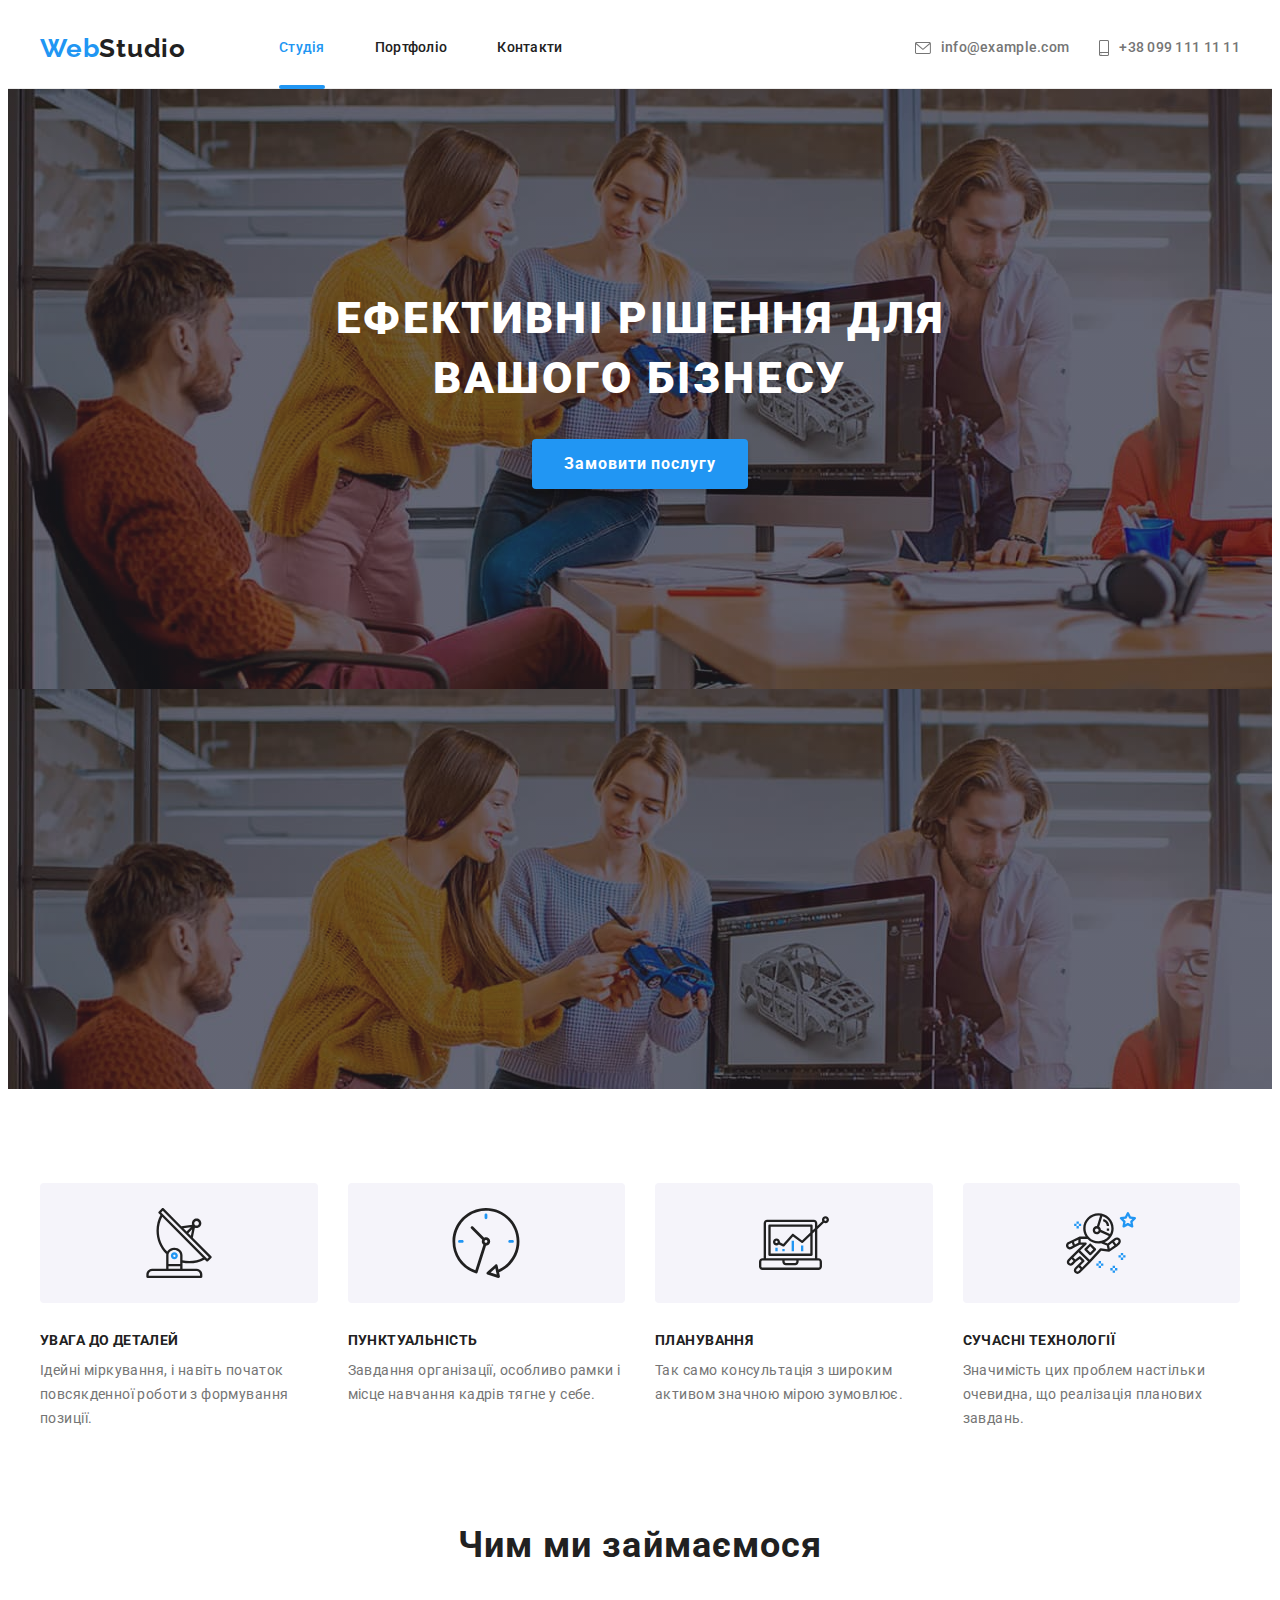
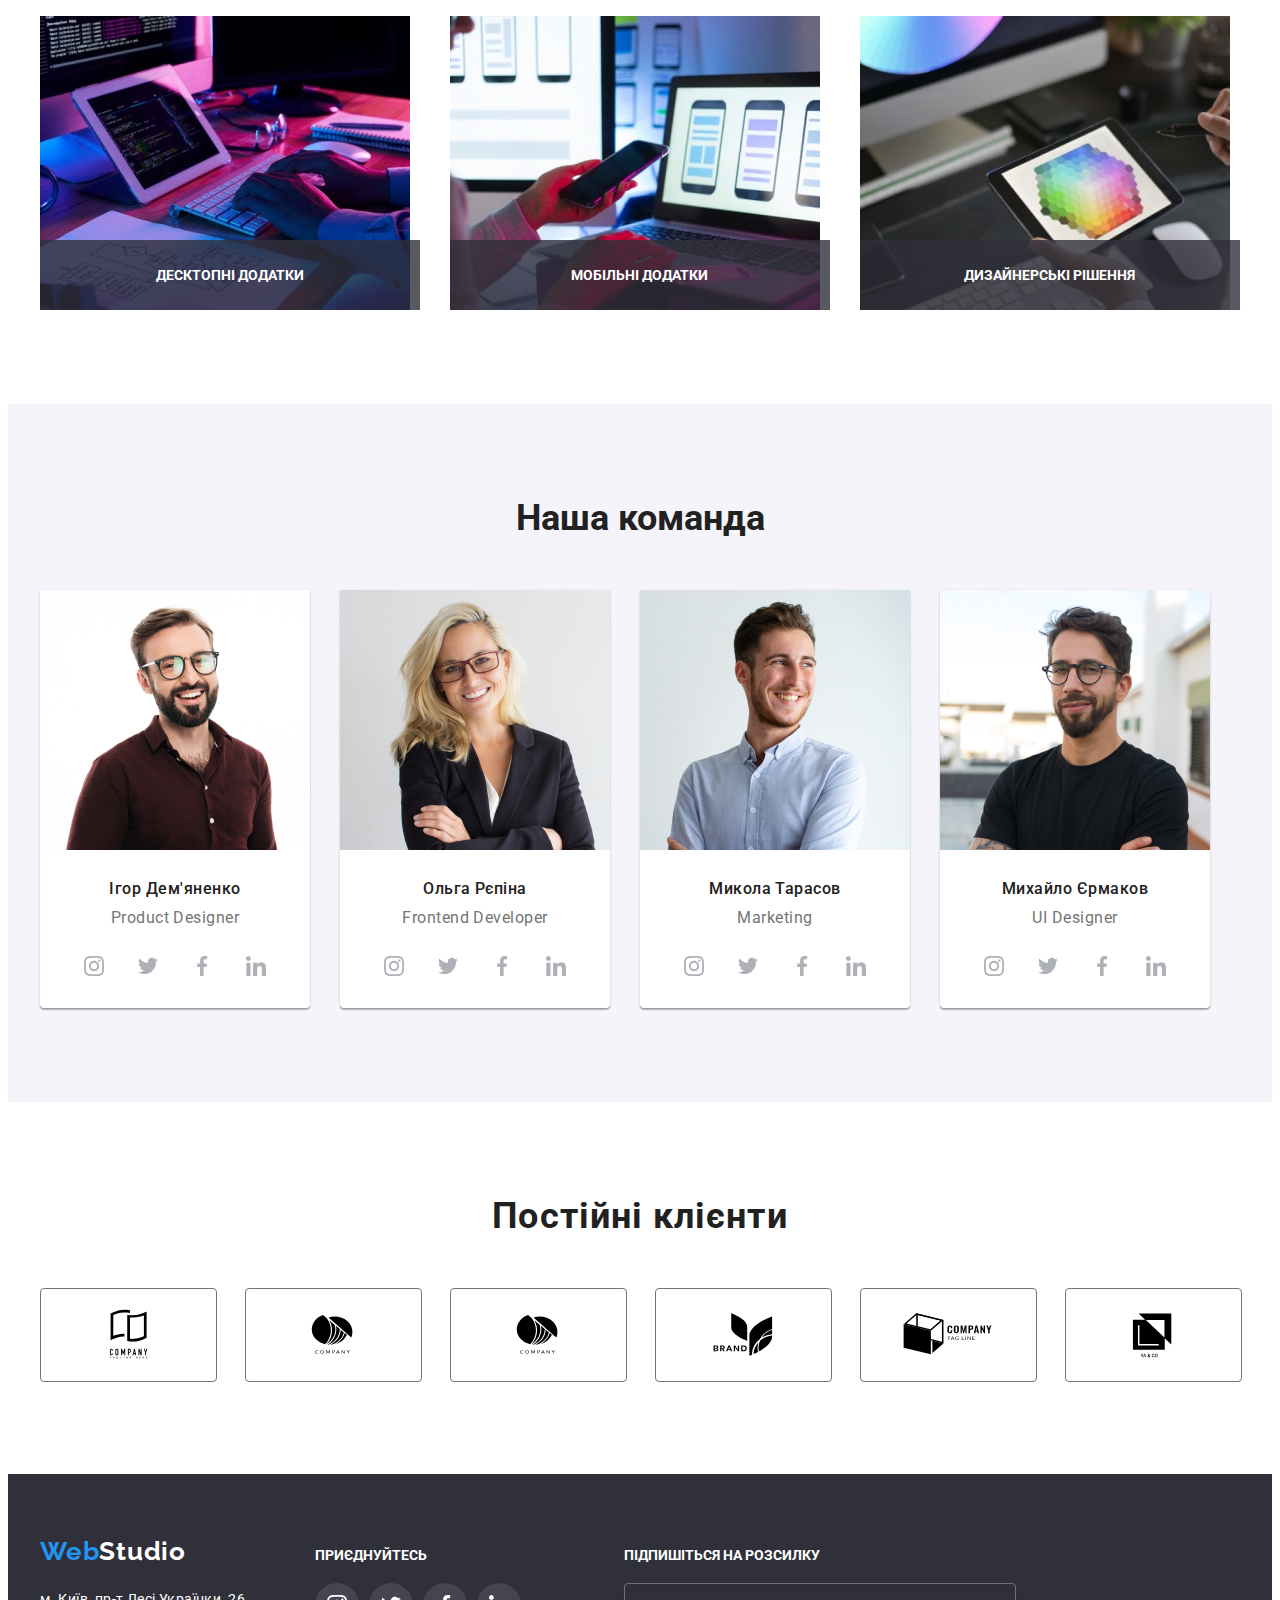
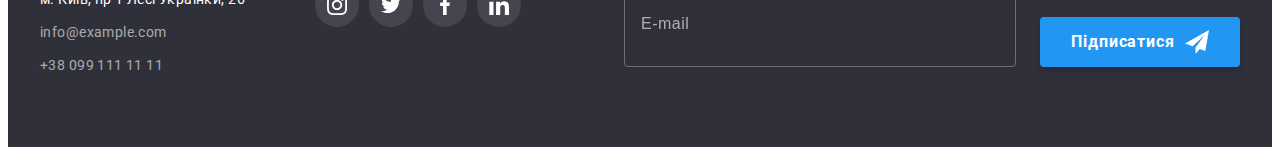
<file: index.html>
<!DOCTYPE html>
<html lang="en">
<head>
    <meta charset="UTF-8">
    <meta http-equiv="X-UA-Compatible" content="IE=edge">
    <meta name="viewport" content="width=device-width, initial-scale=1.0">
    <title>WebStudio</title>
    <link rel="preconnect" href="https://fonts.googleapis.com"/>
<link rel="preconnect" href="https://fonts.gstatic.com" crossorigin/>
<link href="https://fonts.googleapis.com/css2?family=Raleway:wght@700&family=Roboto:wght@400;500;700;900&display=swap" rel="stylesheet">
<link
rel="stylesheet"
href="https://cdnjs.cloudflare.com/ajax/libs/modern-normalize/1.1.0/modern-normalize.min.css"
integrity="sha512-wpPYUAdjBVSE4KJnH1VR1HeZfpl1ub8YT/NKx4PuQ5NmX2tKuGu6U/JRp5y+Y8XG2tV+wKQpNHVUX03MfMFn9Q=="
crossorigin="anonymous"
referrerpolicy="no-referrer"
/>

<link
rel="stylesheet"
href="https://cdnjs.cloudflare.com/ajax/libs/animate.css/4.1.1/animate.min.css"
/>
<link href="https://unpkg.com/aos@2.3.1/dist/aos.css" rel="stylesheet">
<link rel="stylesheet" href="./css/index.css" />
</head>
<body>
   

        <!--======================HEADER======================================-->
 
       <header class="header">
         
        
<div class="container header__container">

    <a class="logo" href="index.html">Web
        <span class="logo__header-text logo__header-text--color-accent">Studio</span></a> 
     <nav class="menu"> 
              
          
            
            
            <ul class="menu__list">
            <li class="menu__item">
                <a href="index.html" class= "menu__link menu__link--current">Студія</a>
            </li>
            <li class="menu__item">
                <a href="portfolio.html" class="menu__link">Портфоліо</a>
            </li>
            <li class="menu__item">
                <a href="index.html" class="menu__link">Контакти</a>
            </li>
         

    </ul>
    </nav>
       <ul class="contact-list">
            <li class="contact-list__item">
                <a class="contact-list__link" href="mailto:info@example.com" >
                    <svg class="contact-list__icon" width="16" height="12">
                        <use href="./images/icons.svg#icon-envelope-1">

                        </use></svg>info@example.com</a></li>
            
            <li class="contact-list__item">
                <a class="contact-list__link" href="tel:+380991111111" >
                    <svg class="contact-list__icon" width="10" height="16">
                        <use href="./images/icons.svg#icon-smartphone-1">

                        </use></svg>+38 099 111 11 11</a></li>
        </ul>
    
    
</div>
    
    


</header>
  

<main>

    <!--===========================HERO=======================================-->
    
    
            <section class="hero">
                
                
                    <h1 class="hero__title">
                        Ефективні рішення для  вашого бізнесу
                    </h1>
                    <button class="hero__button  btn"  data-modal-open type="button"  >Замовити послугу</button>
                
                </section>
           
        
        
     
        
        <!--======================FEATURES=====================================-->
        
            <section class="features  features--indent">
             <div class="container"> 
                <h2 class="section-title section-title--hidden">Преимущества</h2>  
                <ul class="features-list">
                
            <li class="feature-list__item">
                <div class="features-list__container">
                    <svg class="features-list__icon">
                        <use href="./images/icons.svg#icon-antenna">

                        </use>
                    </svg>
                </div>
                    <h3 class="feature-list__title ">
                    увага до деталей</h3>
                
                  
                    
                <p class="feature-list__text">
                    Ідейні міркування, і навіть початок 
                    повсякденної роботи з формування позиції.
                
                </p>
                
            </li>
            
                <li class="feature-list__item">
                    <div class="features-list__container">
                        <svg class="features-list__icon">
                            <use href="./images/icons.svg#icon-clock">
    
                            </use>
                        </svg>
                    </div>
            <h3 class="feature-list__title ">
                    пунктуальність</h3>
                
                <p class="feature-list__text">
                    Завдання організації, особливо рамки і
                     місце навчання кадрів тягне у себе.
                </p></li>
    
                
                <li class="feature-list__item">
                    <div class="features-list__container">
                        <svg class="features-list__icon">
                            <use href="./images/icons.svg#icon-diagram">
    
                            </use>
                        </svg>
                    </div>
                <h3 class="feature-list__title ">
                    планування
                </h3>
                
                    <p class="feature-list__text">
                    Так само консультація з широким
                     активом значною мірою зумовлює.
                    </p> 
                </li>
    
                <li class="feature-list__item">
                    <div class="features-list__container">
                        <svg class="features-list__icon" >
                            <use href="./images/icons.svg#icon-astronaut">
    
                            </use>
                        </svg>
                    </div>
                <h3 class="feature-list__title ">
                    Сучасні технології
                </h3>
    
                 <p class="feature-list__text">
    
                        Значимість цих проблем настільки очевидна,
                         що реалізація планових завдань.
                    </p>
    
    
    
                </li>
    
                   
    
                
    
                </ul>
    </div>
            </section>
        

       
       <!--============================WORKS================================================-->
       
       
        
            <section class="section-works">
              <div class="container">  
                  <h2 class="section-works__title">
                    Чим ми займаємося
                  </h2> 
                <ul class="works-examples">
                    <li class="works-examples__item">
                        
                        <img src="./images/img-1.jpg" alt="написання програм" width="370" height="294"/>
                        <p class="works-examples__text">Десктопні додатки</p>
                    </li> 
                    <li class="works-examples__item">
                        <p class="works-examples__text">Мобільні додатки</p>
                        <img src="./images/img-2.jpg" alt="написання застосунків" width="370" height="294"/>
                    </li> 
                    
                    <li class="works-examples__item">
                        <p class="works-examples__text">Дизайнерські рішення</p>
                        <img src="./images/img-3.jpg" alt="Дизайнерські рішення" width="370" height="294"/>
                    </li>
                </ul>
            </div>
            </section>
        



        <!--==================================TEAM=====================================================-->
       
            <section class="cards-section">
              <div class="container">  
                <h2 class="cards-section__title">
                    Наша команда
                </h2>
    
                <ul class="team-list">
                    <li class="team-list__item">
                        <img src="./images/team-img-1.jpg" alt="igor" />
                        <div class="team-list__container">
                        <h3 class="team-list__name">Ігор Дем'яненко</h3>
                        <p class="team-list__position">
                            Product Designer
                        </p>
                        <ul class="social-list">
                            <li class="social-list__item">
                                <a class="social-list__link" href="">
                                    <svg class="social-list__icon" width="20" height="20">
                                    <use href="./images/icons.svg#icon-instagram">

                                    </use>
                                </a></svg></li>
                            <li class="social-list__item">
                                <a class="social-list__link" href="">
                                    <svg class="social-list__icon" width="20" height="20">
                                    <use href="./images/icons.svg#icon-twitter">

                                    </use>
                                </a></svg></li>
                            <li class="social-list__item">
                                <a class="social-list__link" href="">
                                    <svg class="social-list__icon" width="20" height="20">
                                    <use href="./images/icons.svg#icon-facebook">

                                    </use>
                                </a></svg></li>
                            <li class="social-list__item">
                                <a class="social-list__link" href="">
                                    <svg class="social-list__icon" width="20" height="20">
                                        <use href="./images/icons.svg#icon-linkedin">  

                                        </use></svg>
                                </a></li>
    
                        </ul></div>
    
    
                    </li> 
                    <li class="team-list__item">
                        <img src="./images/team-img-2.jpg" alt="olga"/>
                        <div class="team-list__container">
                        <h3 class="team-list__name">Ольга Рєпіна</h3>
                        <p class="team-list__position">
                            Frontend Developer
                        </p>
                        <ul class="social-list">
                            <li class="social-list__item">
                                <a class="social-list__link" href="">
                                    <svg class="social-list__icon" width="20" height="20">
                                    <use href="./images/icons.svg#icon-instagram">

                                    </use>
                                </a></svg></li>
                            <li class="social-list__item">
                                <a class="social-list__link" href="">
                                    <svg class="social-list__icon" width="20" height="20">
                                    <use href="./images/icons.svg#icon-twitter">

                                    </use>
                                </a></svg></li>
                            <li class="social-list__item">
                                <a class="social-list__link" href="">
                                    <svg class="social-list__icon" width="20" height="20">
                                    <use href="./images/icons.svg#icon-facebook">

                                    </use>
                                </a></svg></li>
                            <li class="social-list__item">
                                <a class="social-list__link" href="">
                                    <svg class="social-list__icon" width="20" height="20">
                                        <use href="./images/icons.svg#icon-linkedin">  

                                        </use></svg>
                                </a></li>
                        </ul></div>
                    </li>
                    <li class="team-list__item">
                        <img src="./images/team-img-3.jpg" alt="nikolay"/>
                        <div class="team-list__container">
                        <h3 class="team-list__name">Микола Тарасов</h3>
                        <p class="team-list__position">
                            Marketing
                        </p>
                    <ul class="social-list">
                        <li class="social-list__item">
                            <a class="social-list__link" href="">
                                <svg class="social-list__icon" width="20" height="20">
                                <use href="./images/icons.svg#icon-instagram">

                                </use>
                            </a></svg></li>
                        <li class="social-list__item">
                            <a class="social-list__link" href="">
                                <svg class="social-list__icon" width="20" height="20">
                                <use href="./images/icons.svg#icon-twitter">

                                </use>
                            </a></svg></li>
                        <li class="social-list__item">
                            <a class="social-list__link" href="">
                                <svg class="social-list__icon" width="20" height="20">
                                <use href="./images/icons.svg#icon-facebook">

                                </use>
                            </a></svg></li>
                        <li class="social-list__item">
                            <a class="social-list__link" href="">
                                <svg class="social-list__icon" width="20" height="20">
                                    <use href="./images/icons.svg#icon-linkedin">  

                                    </use></svg>
                            </a></li>
                    </ul>    
                    </div>
                    </li>
    
                    <li class="team-list__item">
                        <img src="./images/team-img-4.jpg" alt="mihail"/>
                        <div class="team-list__container">
                        <h3 class="team-list__name">Михайло Єрмаков</h3>
                        <p class="team-list__position">
                            UI Designer
                        </p>
                     <ul class="social-list">
                        <li class="social-list__item">
                            <a class="social-list__link" href="">
                                <svg class="social-list__icon" width="20" height="20">
                                <use href="./images/icons.svg#icon-instagram">

                                </use>
                            </a></svg></li>
                        <li class="social-list__item">
                            <a class="social-list__link" href="">
                                <svg class="social-list__icon" width="20" height="20">
                                <use href="./images/icons.svg#icon-twitter">

                                </use>
                            </a></svg></li>
                        <li class="social-list__item">
                            <a class="social-list__link" href="">
                                <svg class="social-list__icon" width="20" height="20">
                                <use href="./images/icons.svg#icon-facebook">

                                </use>
                            </a></svg></li>
                        <li class="social-list__item">
                            <a class="social-list__link" href="">
                                <svg class="social-list__icon" width="20" height="20">
                                    <use href="./images/icons.svg#icon-linkedin">  

                                    </use></svg>
                            </a></li>
                     </ul></div>   
                    </li>
                </ul>
    </div>
    
            </section>

        <!--==================================================CLIENTS==================================================-->

            <section class="client-section">
                <div class="container">
                    
                    <h2 class="client-section__title">
                        Постійні клієнти
                    </h2>
                    <ul class="client-list">
                        <li class="client-list__item">
                            <a href="" class="client-list__size">
                            <svg class="client-list__icon" width="100" height="60">
                                <use href="./images/icons.svg#icon-logo-1"></use>
                            </svg></a>


                        </li>
                        <li class="client-list__item">
                            <a href="" class="client-list__size">
                                <svg class="client-list__icon" width="100" height="60">
                                    <use href="./images/icons.svg#icon-logo-2"></use>
                                </svg>
                            </a>

                        </li>
                        <li class="client-list__item">
                            <a href="" class="client-list__size">
                                <svg class="client-list__icon" width="100" height="60">
                                    <use href="./images/icons.svg#icon-logo-3"></use>
                                </svg>
                            </a>

                        </li>
                        <li class="client-list__item">
                            <a href="" class="client-list__size">
                                <svg class="client-list__icon" width="100" height="60">
                                    <use href="./images/icons.svg#icon-Logo-4"></use>
                                </svg>
                            </a>

                        </li>
                        <li class="client-list__item">
                            <a href="" class="client-list__size">
                                <svg class="client-list__icon" width="100" height="60">
                                    <use href="./images/icons.svg#icon-Logo-5"></use>
                                </svg>
                            </a>

                        </li>
                        <li class="client-list__item">
                            <a href="" class="client-list__size">
                                <svg class="client-list__icon icon" width="100" height="60">
                                    <use href="./images/icons.svg#icon-Logo-6"></use>
                                </svg>
                            </a>

                        </li>
                        

                    </ul>
                    
                    

                    

                </div>

            </section>
            
        </main>
       


    <!--==================================FOOTER=========================================-->
    
    <footer class="footer">
        
        <div class="container">
            <div class="footer__container">
            <a class="footer__logo" href="index.html">Web<span class="footer__logo--accent">Studio</span></a>
             <address class="footer-address">
                <ul class="footer-address__list">
                
                    <li class="footer-address__item">
                <a href="https://goo.gl/maps/PDugxQ5YmVDt4aWX9" class="footer-address__link--light footer-address__link " target="_blank"
                 rel="noreferrer noopener nofollow">м. Київ, пр-т Лесі Українки, 26</a>
                 </li>
                    <li class="footer-address__item"><a href="mailto:info@example.com" class="footer-address__contact">info@example.com</a></li>
                    <li class="footer-address__item"><a href="tel:+380991111111" class="footer-address__contact">+38 099 111 11 11</a></li>
                </ul>
             </address>
            </div>
             <div class="footer-social__container">
                
                    <p class="footer-social__text">приєднуйтесь</p>
                    <ul class="footer-social-list" >
                    <li class="footer-social-list__item">
                        <a class="footer-social-list__link" href="">
                    <svg class="footer-social-list__icon" width="20" height="20">
                        <use href="./images/icons.svg#icon-instagram"></use>
                    </svg></a>

                    </li>

                    <li class="footer-social-list__item">
                        <a class="footer-social-list__link" href="">
                    <svg class="footer-social-list__icon" width="20" height="20">
                        <use href="./images/icons.svg#icon-twitter"></use>
                    </svg></a>

                    </li>

                    <li class="footer-social-list__item">
                        <a class="footer-social-list__link" href="">
                    <svg class="footer-social-list__icon" width="20" height="20">
                        <use href="./images/icons.svg#icon-facebook"></use>
                    </svg></a>

                    </li>

                    <li class="footer-social-list__item">
                        <a class="footer-social-list__link" href="">
                            <svg class="footer-social-list__icon" width="20" height="20">
                                <use href="./images/icons.svg#icon-linkedin">  

                                </use></svg>
                        </a></li>

                    
                    



                    </ul>
             </div>
         <form class="form-subscrip">
                
                <form class="footer-form">
                    <label class="footer-form__label">
                        <span class="footer-form__title">Підпишіться на розсилку</span>
                    <input type="email" name="email" placeholder="E-mail" class="footer-form__input">
                    </label>
                    <button type="submit" class="footer-form__button btn">
                        Підписатися
                    <svg class="footer-form__icon" width="24" height="24">
                        <use href="./images/icons.svg#icon-icon-send"></use>
                    </svg>
                    </button>
                </form>
    
               </div>
            </form>
        </div> 
         
    </footer>

    <!--=============================================MODAL================================================-->
    <div class="backdrop is-hidden" data-modal>
        <div class="modal">
            <button type="button" class="close-btn btn" data-modal-close>
                <svg class="close-btn__icon" withd="18" height="18">
                    <use href="./images/icons.svg#icon-close-black"></use>
                </svg>
            </button>

            <p class="modal__title">Залиште свої дані, ми вам передзвонимо</p>
            
            <form class="form">
             <label class="form__label" for="name">
                Ім'я
                <span class="form__wrap">
                    <input type="text"
                class="form__input"
                name="name" required/>
                
                
               <svg class="form__icon" width="18" height="18">
                <use href="./images/icons.svg#icon-person-black"></use>

          </svg>
                </span>

            </label>
            <label class="form__label" for="tel">


                Телефон
                <span class="form__wrap">
                    <input type="text"
                class="form__input"
                tel="tel" required/>
                
                
               <svg class="form__icon" width="18" height="18">
                <use href="./images/icons.svg#icon-phone-black"></use>

          </svg>
                </span>
                
            </label>
            <label class="form__label" for="email">
                Пошта
                <span class="form__wrap">
                    <input type="text"
                class="form__input"
                email="email" required/>
                
                
               <svg class="form__icon" width="18" height="18">
                <use href="./images/icons.svg#icon-email-black"></use>

          </svg>
                </span>
                
            
        
            </label>

            
           
              <label class="form__label" for="text">Коментар
                
                   
                    <textarea name="text" id="text" class="form__textarea"  placeholder="Введіть текст"></textarea>
               
              </label>

              <label class="agreements" for="privacy">

                
                <input  class="agreements__check" type="checkbox" name="privacy" value="true"  id="privacy"/>
                
                
                    
                    
                        <svg class="agreements__icon" width="16" height="15">
                            <use href="./images/icons.svg#icon-check-second"></use>
            
                      </svg>
                     
                  <span class="agreements__text">  
                    
                 Погоджуюся з розсилкою та приймаю <a href="/" class="agreements__terms">Умови договору</a>

              
                    </span>
            </label>
            <button type="submit" class="form__button btn">Відправити</button>
            </div>
                
        </form>
           
        
           </div>

          
           
        </div>
                
            
            
        </div>
    </div>


<!-- ===========================================SCRIPT================================================== -->

    <script src="https://unpkg.com/aos@2.3.1/dist/aos.js"></script>
    <script>
        AOS.init();
      </script>
      <script src="./js/modal.js"></script>
        
</body>
</html>
</file>
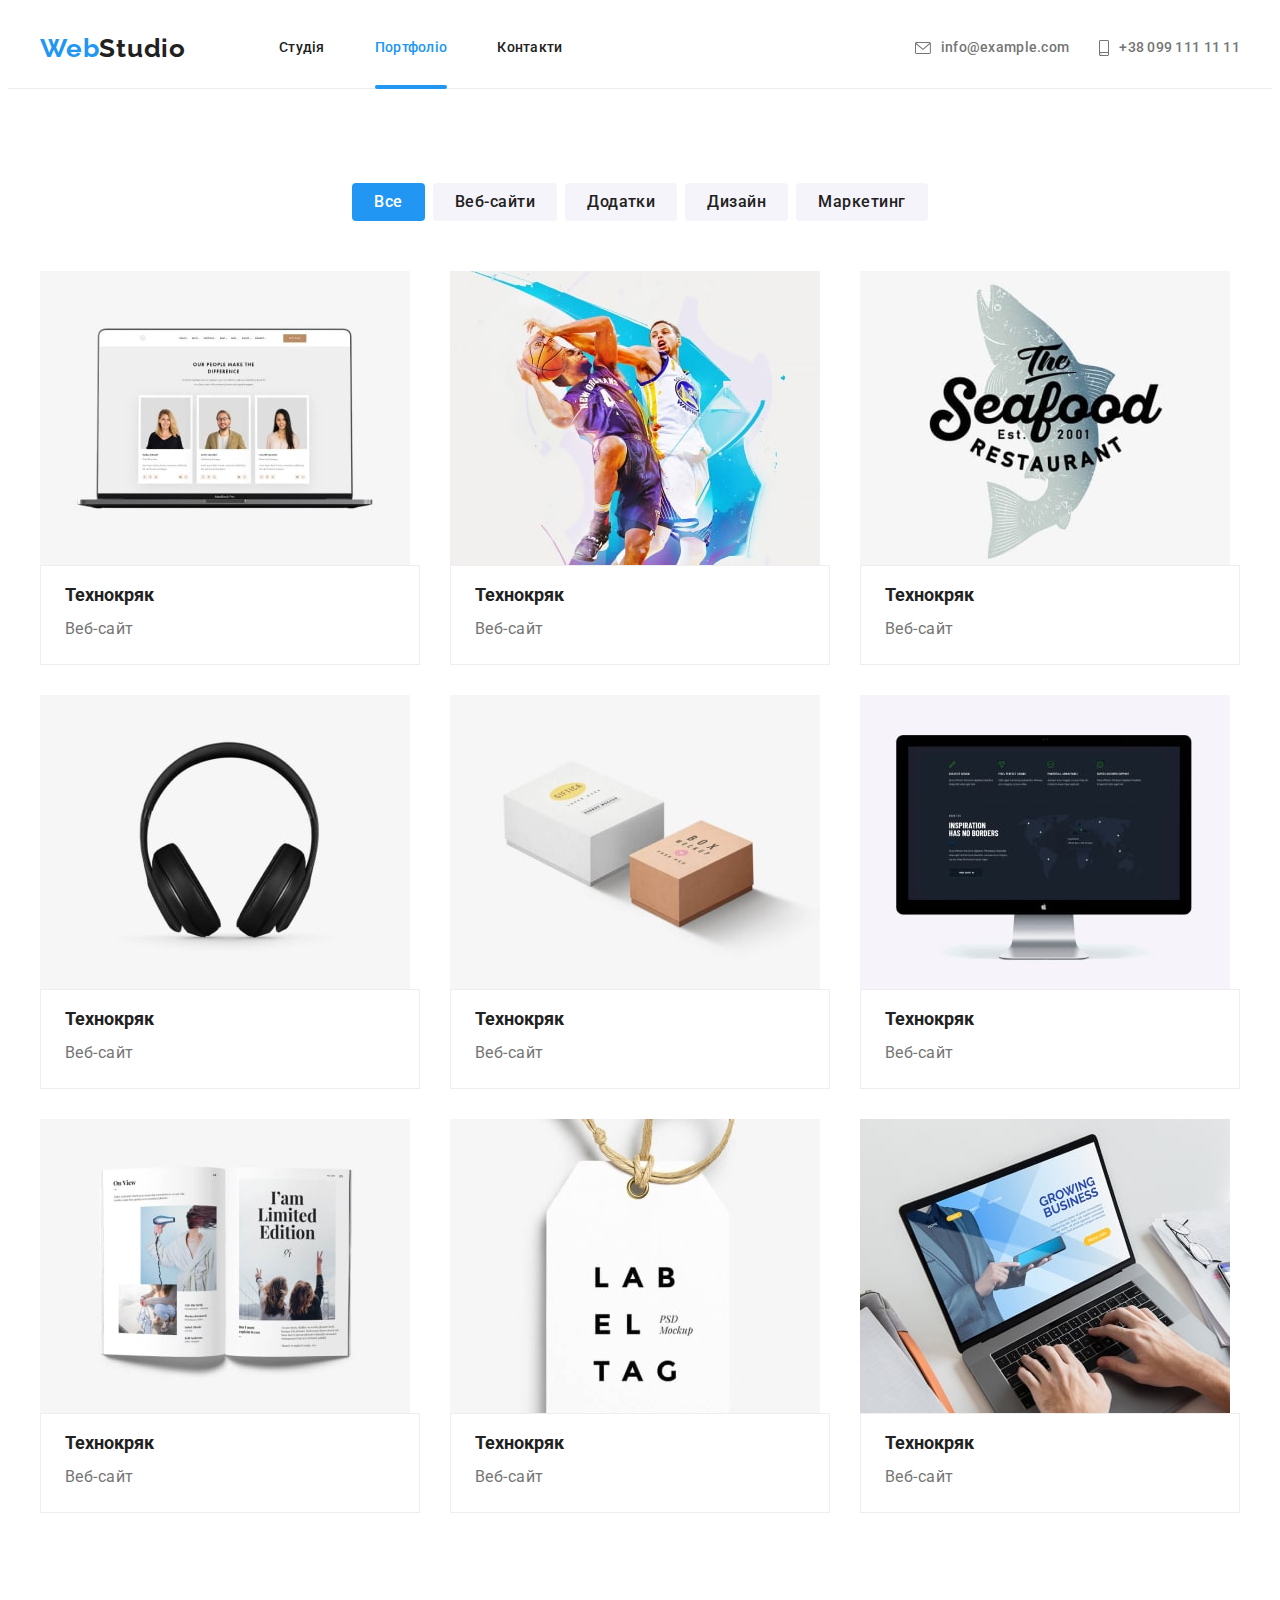
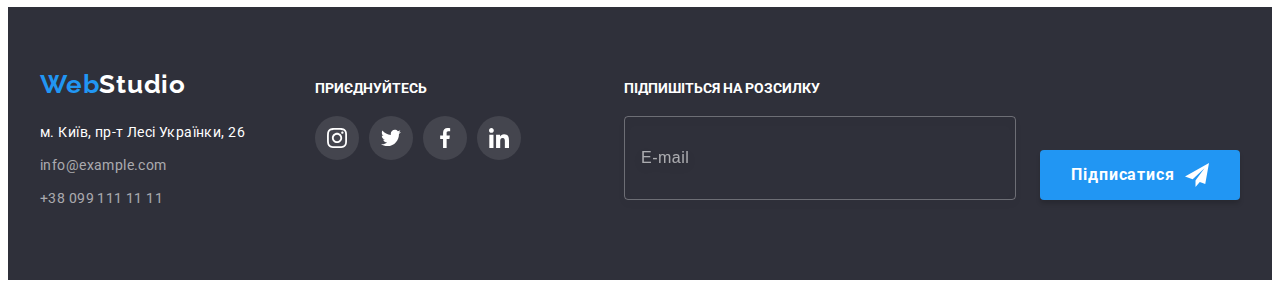
<file: portfolio.html>
<!DOCTYPE html>
<html lang="en">
<head>
    <meta charset="UTF-8">
    <meta http-equiv="X-UA-Compatible" content="IE=edge">
    <meta name="viewport" content="width=device-width, initial-scale=1.0">
    <title>Portfolio</title>
    <link rel="preconnect" href="https://fonts.googleapis.com"/>
    <link rel="preconnect" href="https://fonts.gstatic.com" crossorigin/>
    <link href="https://fonts.googleapis.com/css2?family=Raleway:wght@700&family=Roboto:wght@400;500;700;900&display=swap" rel="stylesheet">
    <link
    rel="stylesheet"
    href="https://cdnjs.cloudflare.com/ajax/libs/modern-normalize/1.1.0/modern-normalize.min.css"
    integrity="sha512-wpPYUAdjBVSE4KJnH1VR1HeZfpl1ub8YT/NKx4PuQ5NmX2tKuGu6U/JRp5y+Y8XG2tV+wKQpNHVUX03MfMFn9Q=="
    crossorigin="anonymous"
    referrerpolicy="no-referrer"
  />
    <link rel="stylesheet" href="./css/index.css" />
</head>
<body>
    <main> 

        <!--======================header======================================-->
        <header class="header">
         
        
<div class="container header__container">

    <a class="logo" href="index.html">Web
        <span class="logo__header-text logo__header-text--color-accent">Studio</span></a> 
     <nav class="menu"> 
              
          
            
            
            <ul class="menu__list">
            <li class="menu__item">
                <a href="index.html" class= "menu__link ">Студія</a>
            </li>
            <li class="menu__item">
                <a href="portfolio.html" class="menu__link menu__link--current">Портфоліо</a>
            </li>
            <li class="menu__item">
                <a href="index.html" class="menu__link">Контакти</a>
            </li>
         

    </ul>
    </nav>
       <ul class="contact-list">
            <li class="contact-list__item">
                <a class="contact-list__link" href="mailto:info@example.com" >
                    <svg class="contact-list__icon" width="16" height="12">
                        <use href="./images/icons.svg#icon-envelope-1">

                        </use></svg>info@example.com</a></li>
            
            <li class="contact-list__item">
                <a class="contact-list__link" href="tel:+380991111111" >
                    <svg class="contact-list__icon" width="10" height="16">
                        <use href="./images/icons.svg#icon-smartphone-1">

                        </use></svg>+38 099 111 11 11</a></li>
        </ul>
    
    
</div>
    
    


</header>
 

<main>
    <section class="portfolio">
        <div class="container">
        
   
            <h1 class="visually-hidden">Портфоліо</h1>
        <ul class="portfolio-button-list">
            <li class="portfolio-button-list__item"><button type="button" class="portfolio-button-list__button--current  portfolio-button-list__button btn">Все</button></li>
            <li class="portfolio-button-list__item"><button type="button" class="portfolio-button-list__button  btn">Веб-сайти</button></li>
            <li class="portfolio-button-list__item"><button type="button" class="portfolio-button-list__button  btn">Додатки</button></li>
            <li class="portfolio-button-list__item"><button type="button" class="portfolio-button-list__button  btn">Дизайн</button></li>
            <li class="portfolio-button-list__item"><button type="button" class="portfolio-button-list__button  btn">Маркетинг</button></li>
        </ul>
    
    

        
            
           
               <ul class="gallery">
                <li class="gallery__item">
                    <a href="#" class="gallery__link" > 
                    <div class="portfolio-wrap">
                    <img class="portfolio-wrap__image" src="./images/portfolio1.jpg" width="370" height="294">
                    <div class="portfolio-text">
                        <p class="portfolio-text__text">Ресурс пропонує комплексні пропозиції з різним рівнем функціоналу та сервісів. 
                            Все це дозволить відвідувачу отримати вичерпні відомості про компанію чи приватну особу.</p>
                        </div>
                        </div>
                        <div class="portfolio-content">
                        <h3 class="portfolio-content__title">Технокряк</h3>
                            <p class="portfolio-content__text">Веб-сайт</p>
                        </div>
                    </a>
                    
                </li>
                <li class="gallery__item">
                    <a href="#" class="gallery__link" > 
                    <div class="portfolio-wrap">
                    <img class="portfolio-wrap__image" src="./images/portfolio2.jpg" width="370" height="294">
                    <div class="portfolio-text">
                        <p class="portfolio-text__text">Ресурс пропонує комплексні пропозиції з різним рівнем функціоналу та сервісів. 
                            Все це дозволить відвідувачу отримати вичерпні відомості про компанію чи приватну особу.</p>
                        </div>
                        </div>
                        <div class="portfolio-content">
                        <h3 class="portfolio-content__title">Технокряк</h3>
                            <p class="portfolio-content__text">Веб-сайт</p>
                        </div>
                    </a>
                    
                </li>
                <li class="gallery__item">
                    <a href="#" class="gallery__link" > 
                    <div class="portfolio-wrap">
                    <img class="portfolio-wrap__image" src="./images/portfolio3.jpg" width="370" height="294">
                    <div class="portfolio-text">
                        <p class="portfolio-text__text">Ресурс пропонує комплексні пропозиції з різним рівнем функціоналу та сервісів. 
                            Все це дозволить відвідувачу отримати вичерпні відомості про компанію чи приватну особу.</p>
                        </div>
                        </div>
                        <div class="portfolio-content">
                        <h3 class="portfolio-content__title">Технокряк</h3>
                            <p class="portfolio-content__text">Веб-сайт</p>
                        </div>
                    </a>
                    
                </li>
                <li class="gallery__item">
                    <a href="#" class="gallery__link" > 
                    <div class="portfolio-wrap">
                    <img class="portfolio-wrap__image" src="./images/portfolio4.jpg" width="370" height="294">
                    <div class="portfolio-text">
                        <p class="portfolio-text__text">Ресурс пропонує комплексні пропозиції з різним рівнем функціоналу та сервісів. 
                            Все це дозволить відвідувачу отримати вичерпні відомості про компанію чи приватну особу.</p>
                        </div>
                        </div>
                        <div class="portfolio-content">
                        <h3 class="portfolio-content__title">Технокряк</h3>
                            <p class="portfolio-content__text">Веб-сайт</p>
                        </div>
                    </a>
                    
                </li>
                <li class="gallery__item">
                    <a href="#" class="gallery__link" > 
                    <div class="portfolio-wrap">
                    <img class="portfolio-wrap__image" src="./images/portfolio5.jpg" width="370" height="294">
                    <div class="portfolio-text">
                        <p class="portfolio-text__text">Ресурс пропонує комплексні пропозиції з різним рівнем функціоналу та сервісів. 
                            Все це дозволить відвідувачу отримати вичерпні відомості про компанію чи приватну особу.</p>
                        </div>
                        </div>
                        <div class="portfolio-content">
                        <h3 class="portfolio-content__title">Технокряк</h3>
                            <p class="portfolio-content__text">Веб-сайт</p>
                        </div>
                    </a>
                    
                </li>
                <li class="gallery__item">
                    <a href="#" class="gallery__link" > 
                    <div class="portfolio-wrap">
                    <img class="portfolio-wrap__image" src="./images/portfolio6.jpg" width="370" height="294">
                    <div class="portfolio-text">
                        <p class="portfolio-text__text">Ресурс пропонує комплексні пропозиції з різним рівнем функціоналу та сервісів. 
                            Все це дозволить відвідувачу отримати вичерпні відомості про компанію чи приватну особу.</p>
                        </div>
                        </div>
                        <div class="portfolio-content">
                        <h3 class="portfolio-content__title">Технокряк</h3>
                            <p class="portfolio-content__text">Веб-сайт</p>
                        </div>
                    </a>
                    
                </li>
                <li class="gallery__item">
                    <a href="#" class="gallery__link" > 
                    <div class="portfolio-wrap">
                    <img class="portfolio-wrap__image" src="./images/portfolio7.jpg" width="370" height="294">
                    <div class="portfolio-text">
                        <p class="portfolio-text__text">Ресурс пропонує комплексні пропозиції з різним рівнем функціоналу та сервісів. 
                            Все це дозволить відвідувачу отримати вичерпні відомості про компанію чи приватну особу.</p>
                        </div>
                        </div>
                        <div class="portfolio-content">
                        <h3 class="portfolio-content__title">Технокряк</h3>
                            <p class="portfolio-content__text">Веб-сайт</p>
                        </div>
                    </a>
                    
                </li>
                <li class="gallery__item">
                    <a href="#" class="gallery__link" > 
                    <div class="portfolio-wrap">
                    <img class="portfolio-wrap__image" src="./images/portfolio8.jpg" width="370" height="294">
                    <div class="portfolio-text">
                        <p class="portfolio-text__text">Ресурс пропонує комплексні пропозиції з різним рівнем функціоналу та сервісів. 
                            Все це дозволить відвідувачу отримати вичерпні відомості про компанію чи приватну особу.</p>
                        </div>
                        </div>
                        <div class="portfolio-content">
                        <h3 class="portfolio-content__title">Технокряк</h3>
                            <p class="portfolio-content__text">Веб-сайт</p>
                        </div>
                    </a>
                    
                </li>
                <li class="gallery__item">
                    <a href="#" class="gallery__link" > 
                    <div class="portfolio-wrap">
                    <img class="portfolio-wrap__image" src="./images/portfolio9.jpg" width="370" height="294">
                    <div class="portfolio-text">
                        <p class="portfolio-text__text">Ресурс пропонує комплексні пропозиції з різним рівнем функціоналу та сервісів. 
                            Все це дозволить відвідувачу отримати вичерпні відомості про компанію чи приватну особу.</p>
                        </div>
                        </div>
                        <div class="portfolio-content">
                        <h3 class="portfolio-content__title">Технокряк</h3>
                            <p class="portfolio-content__text">Веб-сайт</p>
                        </div>
                    </a>
                    
                </li>
               </ul>
           </div>
        </div>
    
        </section>
    </main>

  <!--==================================FOOTER=========================================-->
    
 <footer class="footer">
        
        <div class="container">
            <div class="footer__container">
            <a class="footer__logo" href="index.html">Web<span class="footer__logo--accent">Studio</span></a>
             <address class="footer-address">
                <ul class="footer-address__list">
                
                    <li class="footer-address__item">
                <a href="https://goo.gl/maps/PDugxQ5YmVDt4aWX9" class="footer-address__link--light footer-address__link " target="_blank"
                 rel="noreferrer noopener nofollow">м. Київ, пр-т Лесі Українки, 26</a>
                 </li>
                    <li class="footer-address__item"><a href="mailto:info@example.com" class="footer-address__contact">info@example.com</a></li>
                    <li class="footer-address__item"><a href="tel:+380991111111" class="footer-address__contact">+38 099 111 11 11</a></li>
                </ul>
             </address>
            </div>
             <div class="footer-social__container">
                
                    <p class="footer-social__text">приєднуйтесь</p>
                    <ul class="footer-social-list" >
                    <li class="footer-social-list__item">
                        <a class="footer-social-list__link" href="">
                    <svg class="footer-social-list__icon" width="20" height="20">
                        <use href="./images/icons.svg#icon-instagram"></use>
                    </svg></a>

                    </li>

                    <li class="footer-social-list__item">
                        <a class="footer-social-list__link" href="">
                    <svg class="footer-social-list__icon" width="20" height="20">
                        <use href="./images/icons.svg#icon-twitter"></use>
                    </svg></a>

                    </li>

                    <li class="footer-social-list__item">
                        <a class="footer-social-list__link" href="">
                    <svg class="footer-social-list__icon" width="20" height="20">
                        <use href="./images/icons.svg#icon-facebook"></use>
                    </svg></a>

                    </li>

                    <li class="footer-social-list__item">
                        <a class="footer-social-list__link" href="">
                            <svg class="footer-social-list__icon" width="20" height="20">
                                <use href="./images/icons.svg#icon-linkedin">  

                                </use></svg>
                        </a></li>

                    
                    



                    </ul>
             </div>
         <form class="form-subscrip">
                
                <form class="footer-form">
                    <label class="footer-form__label">
                        <span class="footer-form__title">Підпишіться на розсилку</span>
                    <input type="email" name="email" placeholder="E-mail" class="footer-form__input">
                    </label>
                    <button type="submit" class="footer-form__button btn">
                        Підписатися
                    <svg class="footer-form__icon" width="24" height="24">
                        <use href="./images/icons.svg#icon-icon-send"></use>
                    </svg>
                    </button>
                </form>
    
               </div>
            </form>
        </div> 
         
    </footer>

  
        
           </div>

          
           
        </div>
                
            
            
        </div>
    </div>





    





    
    </ul>
    </nav>
</header>
    
</body>
</html>
</file>
<file: css/index.css>
:root{
    --primary-bg-color: #ffffff;
    --primary-text-color: #757575;
    --title-text-color: #212121;
    --accent-color: #2196f3;
    --logo-black-color: #000000;
    
    --background-color: #f5f4fa;
    --secondary-bg-color: #2f303a;
    
    
    
    --text-color-contrast: #AFB1B8; 
    --duration: 250ms;
    }


    p,
    h1,
    h2,
    h3,
    h4,
    h5,
    h6 {
        margin: 0;
            padding: 0;
    }

    ul,ol{
        margin:0;
        padding-left: 0;
    }


body {
        font-family: 'Roboto', 'Montserrat', 'Nunito', sans-serif;
        background-color: var(--primary-bg-color); 
        color: var(--primary-text-color);
        font-size: 14px;
    }
   






.current-link, .contact-list__link {
    text-decoration: none;
    list-style-type:none;
    }
    a {
        text-decoration:none;
    }
    ul {
        list-style: none;
        
    }

    .visually-hidden {
        position: absolute;
        white-space: nowrap;
        width: 1px;
        height: 1px;
        overflow: hidden;
        border: 0;
        padding: 0;
        clip: rect(0 0 0 0);
        clip-path: inset(50%);
        margin: -1px;
      }

      img {
        display: block;
      }


      


      
/*==========================================HEADER=================================================*/

.container{
    padding-left: 15px;
    padding-right: 15px;
   
   /*outline: 2px solid tomato;*/
   
    width: 1200px;
    margin: 0 auto;
    
}



.header__container, .menu{
    display: flex;
    align-items: center;
}

 
 .header {

     border-bottom: 1px solid #ececec;
 }



 .logo {
     display: flex;
     font-family: 'Raleway';
     font-weight: 700;
     font-size: 26px;
     line-height: 1.19;
     letter-spacing: 0.03em;
     color: var(--accent-color);




 }

 

 .logo__header-text--color-accent {
     font-weight: 700;

     line-height: 1.19;
     letter-spacing: 0.03em;
     color: var(--title-text-color);
        transition: color 250ms cubic-bezier(0.4, 0, 0.2, 1);
 }



/* =========================================================MENU==================================================== */

.menu__list {

    display: flex;
    gap: 50px;
    margin-left: 93px;
}





  .menu__link::after {
    content: ' ';
    position: absolute;
    left: 0;
    transform: scaleX(0);
    bottom: -1px;
    width: 100%;
    height: 4px;
    border-radius: 2px;
    
    background-color: var(--accent-color);
    /* display: inline-block; */
    
    
    

    /* opacity: 0; */

    

        transition: transform 250ms cubic-bezier(0.4, 0, 0.2, 1);
            
            
}





 .menu__link {
     position: relative;
     display: block;
     padding-top: 32px;
     padding-bottom: 32px;
     color: var(--title-text-color);
     font-weight: 500;
     line-height: 1.14;
     letter-spacing: 0.02em;
        transition: color 250ms cubic-bezier(0.4, 0, 0.2, 1);

       
     
 }

         .menu__link--current::after {
             content: "";
             position: absolute;
             left: 0;
             bottom: -1px;
             transform: scaleX(1);
             width: 100%;
             height: 4px;
             border-radius: 2px;
             background-color: #2196f3;
         }

/* .menu__list .contact-list__link:hover::after{
display: block;
} */


/* ----------------------------------------------HOVER-MENU---------------------------------------------- */




        .menu__list .menu__link:hover,
        .menu__list .menu__link:focus {
            color: var(--accent-color);
            transition: color 250ms cubic-bezier(0.4, 0, 0.2, 1);
        }
    
    
    
        .menu__link--current {
            color: var(--accent-color);
        }

                .menu__link:hover::after,
                .menu__link:focus::after {
                    transform: scaleX(1)
                }
    
    
        .menu__link--current::after {
            opacity: 1;
        }
    
        .menu__link:hover::after,
        .menu__link:focus::after {
            opacity: 1;
    
        }









   

  

        
   
    

    
    
        .contact-list{
        display: flex;
    margin-left: auto;
     gap: 30px;

        }

                .contact-list__icon{
            margin-right:   10px;
            
        }

                .contact-list__icon{
           fill: #757575; 
        }
    
    
    
    
      
        
         .contact-list__link {
        
        align-items: center;
       display: flex;
        font-weight: 500;
        font-size: 14px;
        line-height: 1.14;
        letter-spacing: 0.02em;
            color: currentColor;
        transition: color 250ms cubic-bezier(0.4, 0, 0.2, 1);
        }
       

/* -----------------------------------------------------HOVER--------------------------------------------------- */

      
    
    
       
    
    
        
        .contact-list__link:hover,
        .contact-list__link:focus{
            color: var(--accent-color);
            
        }
    
                
       

    

        
     .contact-list__link:focus .contact-list__icon,
     .contact-list__link:hover .contact-list__icon{
    fill: currentColor;
        
    
    }

 



/*===============================================BUTTONS=============================================*/

    .hero__button{
        
                min-width: 216px;
                height: 50px;
                box-shadow: 0px 4px 4px rgba(0, 0, 0, .15);
                transition: background-color 250ms cubic-bezier(0.4, 0, 0.2, 1);
            

    }


        .hero__button:focus,
        .hero__button:hover{
            background-color: rgba(24, 140, 232, 1);
                color: var(--primary-bg-color);
        }

    .btn{
        
                padding: 0;
                border: none;
                border-radius: 4px;
                font-family: inherit;
                font-weight: 700;
                font-size: 16px;
                line-height: 1.875;
                letter-spacing: .06em;
                background-color: #2196f3;
                color: #fff;
                cursor: pointer;
            
    }

    /* .button{
        

        color: var(--accent-color);
        background-color: var(--primary-bg-color);

        padding: 10px 32px 10px 32px;
        color: var(--title-text-color);
        
        
    } */

                   



.footer-form__button {
    
            /* align-self: flex-end;
                gap: 10px;
                min-width: 200px;
                height: 50px;
                box-shadow: 0px 4px 4px rgba(0, 0, 0, .15); */





                align-self: flex-end;
                    display: inline-flex;
                    justify-content: center;
                    align-items: center;
                    gap: 10px;
                    min-width: 200px;
                    height: 50px;
                    box-shadow: 0px 4px 4px rgba(0, 0, 0, 0.15);
                
            }

                        
            
            
            
    .form__button{

            display: block;
                min-width: 200px;
                height: 50px;
                margin-left: auto;
                    margin-right: auto;
                box-shadow: 0px 4px 4px rgba(0, 0, 0, .15);
                transition: background-color 250ms cubic-bezier(0.4, 0, 0.2, 1), box-shadow 250ms cubic-bezier(0.4, 0, 0.2, 1);

                        }



.form__button:hover,
.form__button:focus {
    background-color: rgba(24, 140, 232, 1);
    color: var(--primary-bg-color);

}
        
    .footer-form__button:hover,
    .footer-form__button:focus
    {
     background-color: rgba(24, 140, 232, 1);
     color: var(--primary-bg-color);               
        
}
                 






/*==========================================HERO======================================================*/

.hero {
        
        
        background-color:#2F303A;
        color: #FFFFFF;
    }

    /* .hero{
       max-width: 1600px;
        height: 600px;
        outline: 1ps solid black;
        margin-left: auto;
        margin-right: auto;
        
        background-repeat: no-repeat;
        background-position: center;
        background-size: cover;
        background-image:linear-gradient( to right, rgba(47,48,58,0.5),
                     rgba(47,48,58,0.5)), url(../images/img-header.jpg);
    } */


     .hero{
        
                padding: 200px 0px;
                text-align: center;
                margin-left: auto;
                margin-right: auto;
                max-width: 1600px;
                height: 600px;
                background-image: linear-gradient(rgba(47, 48, 58, 0.4), rgba(47, 48, 58, 0.4)), url(../images/img-header.jpg);
                background-color: var(--secondary-bg-color);
            
    } 
    

    /* .hero-content{
        
        padding-top: 200px;
        padding-bottom: 200px;
        text-align: center;
        

    } */

.hero__title{
font-weight: 900;
font-size: 44px;
line-height: 1.36;
margin-bottom: 30px;
max-width: 696px;
text-align: center;
letter-spacing: 0.06em;
text-transform: uppercase;
margin-left: auto;
margin-right: auto;
        display: flex;

color: #FFFFFF;

    }





   


   

   


    

    
    

/*===========================================FEATURES=======================================================*/

.features-list{
    display: flex;
    gap:30px
    
}


.works-examples__item{
    position: relative;
        width: calc((100% - 60px)/3);
    
}




.works-examples__text {
    position: absolute;
    width: 100%;
    bottom: 0;
    padding: 27px 0;
    text-align: center;
    font-weight: 700;
    font-size: 14px;
    line-height: 1.1428571429;
    text-transform: uppercase;
    color: #fff;
    background-color: rgba(47, 48, 58, .8);
}

.features-list .menu__item{
    margin-right: 30px;
    width: 270px;
    min-height: 75px;
    
}

.features-list__icon{
        width: 70px;
        height: 70px;
}



.features {

        padding-top: 94px;
        padding-bottom: 94px;
    
}

.features--indent {
    padding-bottom: 0px;
}

.section-title--hidden {
    position: absolute;
    width: 1px;
    height: 1px;
    margin: -1px;
    border: 0;
    padding: 0;
    white-space: nowrap;
    -webkit-clip-path: inset(100%);
    clip-path: inset(100%);
    clip: rect(0 0 0 0);
    overflow: hidden;
}

.features-list .menu__item:last-child {
    margin-right: 0;
    }


/*
.features-title {
 font-weight: 700;
font-size: 14px;
line-height: 1.14;
letter-spacing: 0.03em;
text-transform: uppercase;
margin-bottom: 10px;
color: #212121;
padding-top: 30px; }*/


.feature-list__title {
        color: var(--title-text-color);
        font-size: 14px;
        line-height: 1.14;
        letter-spacing: 0.03em;
        text-transform: uppercase;
        margin-bottom: 10px;
    }




.features-text {
    font-weight: 400;
font-size: 14px;
line-height: 1.71;


letter-spacing: 0.03em;

color: #757575;
}


.feature-list__text {
    line-height: 1.71;
    letter-spacing: 0.03em;
}

.features-list__container{
    /* display: flex;
    width: 270px;
    height: 120px;
    background: #F5F4FA;
    border-radius: 4px;
    align-items: center;
    justify-content: center; */

    margin-bottom: 30px;
        height: 120px;
        background-color: var(--background-color);
    
        display: flex;
    
        justify-content: center;
    
        align-items: center;

        border-radius: 4px;
}



.feature-list__item{
    
        width: calc((100% - 90px)/4);
        
}


/* .feature-list__item:nth-child(-n+3) {
    margin-right: 30px;
} */

.feature-list__icon {
    width: 70px;
    height: 70px;
}

/*=========================================SECTION========================================================*/

/* .section-list{
    display: flex;
    gap: 30px;
    justify-content: center;
    position: relative;

} */

.works-examples {
   
    display: flex;
    line-height: 0;
    gap:30px

}





.section-works {
    padding-top: 94px;
    padding-bottom: 94px;
}


.section-works__title {
    margin-bottom: 50px;
    color: var(--title-text-color);
    font-size: 36px;
    line-height: 1.16;
    letter-spacing: 0.03em;
    text-align: center;
}




/*=============================================TEAM=========================================================*/

.cards-section {
    background-color: var(--background-color);
    padding-top: 94px;
    padding-bottom: 94px;
}
.cards-section__title {
    margin-bottom: 50px;
    font-weight: 700;
    font-size: 36px;
    line-height: 1.16;
    text-align: center;

color: #212121;
}
.social-list {
    display: flex;
    gap: 10px;
    justify-content: center;
}

.team-list{
    display: flex;
    
    gap: 30px;
}
.team-list__item {
    max-width: 270px;
    background: #FFFFFF;
    box-shadow: 0px 1px 3px rgba(0, 0, 0, 0.12),
     0px 1px 1px rgba(0, 0, 0, 0.14),
      0px 2px 1px rgba(0, 0, 0, 0.2);
border-radius: 0px 0px 4px 4px;
}
.team-list__name {
    font-weight: 500;
font-size: 16px;
line-height: 1.18;
margin-top: 10px;
margin-bottom: 10px;

text-align: center;
letter-spacing: 0.03em;

color: #212121;
}
.team-list__position {
    font-weight: 400;
font-size: 16px;
line-height: 1.18;
margin-bottom: 16px;


text-align: center;
letter-spacing: 0.03em;

color: #757575;
}
/* .team__social {
    display: flex;
    justify-content: center;
    gap: 10px;
   
   
} */

.team-list__container{
    padding: 20px 30px;
    
}
.team__item{
    width: calc((100% - 60px) / 3);
    background-color: var(--primary-bg-color);
    border: 1px solid #EEEEEE;}

    .social-list__link{
    width: 44px;
    height: 44px;
    border-radius: 50%;
    background-color: var(--primary-bg-color);
    display: flex;
    align-items: center;
    justify-content: center;
    transition: background-color 250ms cubic-bezier(0.4, 0, 0.2, 1);
}

.social-list__icon{
    fill: #AFB1B8;
}

.social-list__link:hover,
.social-list__link:focus{
    background-color: var(--accent-color);
}

.social-list__link:hover .social-list__icon,
.social-list__link:focus .social-list__icon{
    fill: var(--primary-bg-color);
}




/*===============================================CLIENTS=======================================================*/



.client-section{
    padding: 94px 0;
}


.client-list__item{
        width: calc((100% - 150px)/6);
            height: 92px;
}

.client-section__title {
   
   
    margin-bottom: 50px;
    font-weight: 700;
font-size: 36px;
line-height: 1.16;
text-align: center;
letter-spacing: 0.03em;
color: var(--title-text-color);
}
.client-list {
    display: flex;
    justify-content: center;
    gap: 30px;
}


/* .client-list__size {
    width: 100%;
    height: 100%;
    display: flex;
    align-items: center;
    justify-content: center;
} */


.client-list__size {
    width: 100%;
        height: 100%;
        border: 1px solid var(--primary-text-color);
        border-radius: 4px;
        /* fill: var(--accent-color); */
        
        display: flex;
         color: var(--primary-text-color); 
            justify-content: center;
            align-items: center;
            transition: border-color 250ms cubic-bezier(0.4, 0, 0.2, 1);
}


        .client-list__size:hover,
        .client-list__size:focus{
            
        border-color: var(--accent-color);
                
                




        }

       
               

 .client-list__size:focus .client-list__icon, 
 .client-list__size:hover .client-list__icon {


fill:  currentColor;
    }
    
 /* .icon{
            fill: currentColor;
            
        } */


/* 
.contact-list__link {

    align-items: center;
    display: flex;
    font-weight: 500;
    font-size: 14px;
    line-height: 1.14;
    letter-spacing: 0.02em;
    color: currentColor;
    transition: color 250ms cubic-bezier(0.4, 0, 0.2, 1);
}










.contact-list__link:hover,
.contact-list__link:focus {
    color: var(--accent-color);

}







.contact-list__link:focus .contact-list__icon,
.contact-list__link:hover .contact-list__icon {
    fill: currentColor;


} */






 /* .contact-list__link:hover,
 .contact-list__link:focus {
     color: var(--accent-color);
     text-align: left;
     fill: var(--accent-color);
 }







 .contact-list__link:focus .contact-list__icon,
 .contact-list__link:hover .contact-list__icon {
     fill: var(--accent-color);
     text-align: left;


 } */





/*===============================================FOOTER=======================================================*/



.footer {
    background-color: var(--secondary-bg-color);
    
    padding-top: 62px;
    padding-bottom:  61px;
}

.footer .container {
    display: flex;
    align-items: baseline;
}




.footer__logo {
    
    font-family: 'Raleway';
    font-weight: 700;
    font-size: 26px;
    line-height: 1.19;
    letter-spacing: 0.03em;
    color: var(--accent-color); 
    margin-bottom: 20px;  
     
    
    
}

.footer__logo--accent{
font-weight: 700;
font-size: 42;
line-height: 1.19;
letter-spacing: 0.03em;
color: var(--primary-bg-color);

}

.footer__logo--accent:hover,
.footer__logo--accent:focus{
color: var(--accent-color);

}





.footer-address {
    font-style: normal;
    font-size: 14px;
    line-height: 1.71;
    letter-spacing: 0.03em;
    margin-bottom: 9px;
    display: block;
    margin-top: 20px;
}
.pre-address {
    font-family: 'Roboto';
    font-style: normal;
    font-weight: 400;
    font-size: 14px;
    line-height: 1.71;
    
    letter-spacing: 0.03em;
    
    color: #FFFFFF;
    
}



.footer-address__contact{

        transition: color 250ms cubic-bezier(0.4, 0, 0.2, 1);
        line-height: 1.7142857143;
        color: rgba(255, 255, 255, .6);
    
}

.footer-address__item:not(:last-child) {
    margin-bottom: 9px;
}

/* .address-list__link--light {
    color: #fff;
} */



.footer-address__item {
    transition: color 250ms cubic-bezier(0.4, 0, 0.2, 1);
    line-height: 1.7142857143;
    color: rgb(255, 255, 255);
}

.footer-address__item:hover, 
.footer-address__item:focus {
    color: var(--accent-color);
}





.footer-address__link--light {
        transition: color 250ms cubic-bezier(0.4, 0, 0.2, 1);
        line-height: 1.7142857143;
        color: rgba(255, 255, 255, 0.6);
    
}

 .footer-address__link:hover,
.footer-address__link:focus{
    color: var(--accent-color);

}

.footer-address__link{
    color: var(--primary-bg-color);

}  

.footer-address__contact:hover,
.footer-address__contact:focus{
color: var(--accent-color);

}

.footer-social__container{

    
        
        margin-left: 70px;
    
}

.footer-social-list__link{
    width: 44px;
    height: 44px;
    border-radius: 50%;
    display: flex;
    justify-content: center;
    align-items: center;
    fill: #FFFFFF;
    background-color: rgb(255,255,255,10%);
        transition: background-color 250ms cubic-bezier(0.4, 0, 0.2, 1);
}



.footer-form__title{    
        display: block;
            margin-bottom: 20px;
            font-weight: 700;
            font-size: 14px;
            line-height: 1.1428571429;
            text-transform: uppercase;
            color: #fff;
}



.footer-social__text {
    margin-bottom: 20px;
    font-weight: 700;
    font-size: 14px;
    line-height: 1.1428571429;
    text-transform: uppercase;
    color: #fff;
}




    /* .footer-social-list{
        margin-left: 70px;
    } */

    .footer-social-list {
        display: flex;
    justify-content: center;
    gap: 10px;
    }


    .footer-social-list__link:hover,
.footer-social-list__link:focus{
    background-color: var(--accent-color);
}

.footer-social-list__link:hover .footer-social-list__icon,
.footer-social-list__link:focus .footer-social-list__icon{
    fill: var(--primary-bg-color);
}


/*============================================FORM-SUBSCRIP================================================*/


.form-subscrip{

        display: flex;
        gap: 12px;
        margin-left: auto;
    
}

.footer-form{
    
            display: flex;
            gap: 12px;
            margin-left: auto;
        
}

.footer-form__input{
    width:358px;
    height: 50px;
    margin-right: 12px;
    padding: 16px 16px;
    
    color: var(--primary-bg-color);
    background-color: transparent;
    border: 1px solid rgba(255, 255, 255, 0.3);
filter: drop-shadow(0px 4px 4px rgba(0, 0, 0, 0.15));
border-radius: 4px;

}

.footer-form__icon{
    fill: var(--primary-bg-color);
    transition: color 250ms cubic-bezier(0.4, 0, 0.2, 1);
}

    .footer-form button {
        width: 200px;
        height: 50px;

        display: flex;
        justify-content: center;
        gap: 10px;
    
}



/* .footer-form__input:hover, */ .footer-form__input:focus {
    border-color: var(--primary-bg-color);
    outline: transparent;
}

.footer-form__input::placeholder {
    font-weight: 400;
    font-size: 16px;
    line-height: 1.25;

    letter-spacing: 0.03em;
    
    color: rgba(255, 255, 255, 0.6);
}









/*-==========================================MODAL=====================================================-*/

.backdrop{
    width: 100%;
    height: 100%;
    position: fixed;
    top:0;
    background-color: rgba(0, 0, 0, 0.2);
    transition: opasity 300ms linear,  visibility 300ms linear;
    transition: opacity 250ms cubic-bezier(0.4, 0, 0.2, 1), visibility 250ms cubic-bezier(0.4, 0, 0.2, 1);
}

.modal{
    width: 528px;
    min-height:  581px;
    background-color: var(--primary-bg-color);
    position: absolute;
    top: 50%;
    left: 50%;
    transform: translate(-50%,-50%);
    transition: transform 250ms cubic-bezier(0.4, 0, 0.2, 1), opacity 250ms cubic-bezier(0.4, 0, 0.2, 1);
    padding: 40px;
    
}



.form{
    font-weight: 400;
    font-size: 12px;
    line-height: 1.166;
    letter-spacing: 0.01em;
    color: #757575;
}

.modal__title{
    
            margin-bottom: 12px;
            font-weight: 700;
            font-size: 20px;
            line-height: 1.15;
            text-align: center;
            color: #212121;
        
}



.form__wrap{
    position: relative;
   display: block;
    
   

}

.form__label {
  font-size: 12px;
 
  display: block;
  position: relative;
  margin-top: 10px;
  margin-bottom: 4px;
}



  .agreements__check{


        position: absolute;
        white-space: nowrap;
        width: 1px;
        height: 1px;
        overflow: hidden;
        border: 0;
        padding: 0;
        clip: rect(0 0 0 0);
        -webkit-clip-path: inset(50%);
        clip-path: inset(50%);
        margin: -1px;
    

   
  }



.agreements__check:checked  + .agreements__icon {
    fill: #fff;
        border-color: rgba(0, 0, 0, 0);
        background-color: #2196f3;
}

  

.agreements__icon {

        border: 2px solid #212121;
        border-radius: 2px;
        fill: rgba(0, 0, 0, 0);
        transition: fill 250ms cubic-bezier(0.4, 0, 0.2, 1), border-color 250ms cubic-bezier(0.4, 0, 0.2, 1), background-color 250ms cubic-bezier(0.4, 0, 0.2, 1);
        cursor: pointer;
}


   /*

  
*/


 .agreements {
    gap: 8.38px;
        margin-bottom: 30px;
 }
  .agreements{
        display: flex;
            justify-content: center;
            align-items: center;
  }


  .agreements__text{
    
            font-size: 14px;
            line-height: 1.71;
            letter-spacing: 0.03em;
            color: var(--primary-text-color);
        
  }

 


  .form__input{
    width: 100%;
    padding: 11px 12px;
    padding-left: 42px;
    /* cursor: pointer; */
    border: 1px solid rgba(33, 33, 33, 0.2);
    border-radius: 4px;
    outline: transparent;
    transition: border-color 250ms cubic-bezier(0.4, 0, 0.2, 1);

    
}


 .form__input:focus, .form__textarea:focus {border-color: var(--accent-color);}


 .form__input:focus + .form__icon 
  {fill: var(--accent-color);}






/* .agreements {

    position: relative;
    text-align: center;
    margin-top: 20px;
    margin-bottom: 30px;

} */




  .form__textarea{
    width: 100%;
    height: 120px;
    border: 1px solid rgba(33, 33, 33, 0.2);
    border-radius: 5px;
    resize: none;
    padding: 10px;
    color: var(--title-text-color);
    outline: none;
    transition: border-color 250ms cubic-bezier(0.4, 0, 0.2, 1);
    
  }


.agreements__terms{
    color: var(--accent-color);
    padding-left: 4px;
    text-decoration:underline
}


.form__icon{
    position: absolute;
    top: 50%;
    left: 12px;
    transform: translateY(-50%);
    transition: fill var(--duration) var(--timing-function);

}









.close-btn{
    width: 30px;
    height: 30px;
    border: 1px solid rgba(0, 0, 0, 0.1);
    border-radius: 50%;
   
    position: absolute;
    right : 10px;
    top: 10px;
    display: flex;
    align-items: center;
    justify-content: center;
    padding: 0;
    cursor: pointer;

    border: 1px solid rgba(0, 0, 0, .1);
    
        background-color: rgba(0, 0, 0, 0);
    
        transition: fill 250ms cubic-bezier(0.4, 0, 0.2, 1);

     
                

}

.close-btn:hover{
fill:  var(--accent-color);
}

.is-hidden{
    opacity: 0;
    visibility: hidden;
    pointer-events: none;
}





/* ==========================================----------------PORTFOLIO----------------------------======================================== */





.portfolio-button-list {
    display: flex;
    justify-content: center;
    gap: 8px;
    margin-bottom: 50px;
}

.portfolio-button-list__button--current {
    color: var(--primary-bg-color);
    background-color: var(--accent-color);
}


.portfolio-button-list__button {
    font-family: inherit;
        font-weight: 500;
        font-size: 16px;
        line-height: 1.62;
        letter-spacing: 0.03em;
    
        padding: 6px 22px;
        border-radius: 4px;
        border-color: transparent;
    
        color: var(--title-text-color);
        background-color: var(--background-color);
        cursor: pointer;
    
        transition: box-shadow 250ms cubic-bezier(0.4, 0, 0.2, 1),
            color 250ms cubic-bezier(0.4, 0, 0.2, 1), background-color 250ms cubic-bezier(0.4, 0, 0.2, 1);
}

 

 .portfolio-button-list  .portfolio-button-list__button:hover,.portfolio-button-list__button:focus{
    box-shadow: 14px 13px 24px -8px rgba(0, 0, 0, 0.59);
     color: var(--primary-bg-color);
            background-color: var(--accent-color); }


.portfolio-button-list__button--current{
color: var(--primary-bg-color);
background-color: var(--accent-color);
}



/* ============================================GALLERY================================================ */



.gallery .gallery__item:hover,
.gallery .gallery__item:focus {
    box-shadow: 0px 1px 1px rgba(0, 0, 0, 0.12), 0px 4px 4px rgba(0, 0, 0, 0.06), 1px 4px 6px rgba(0, 0, 0, 0.16);
}

.gallery__item:hover .portfolio-text {
    transform: translateY(0);
}



.portfolio {

    padding-top: 94px;
    padding-bottom: 94px;
}

.gallery {
    display: flex;
    flex-wrap: wrap;
    gap: 30px;


}

.gallery__item {
    width: calc((100% - 60px) / 3);
    /* background-color: var(--primary-text-color);
    border: 1px solid #EEEEEE; */
    cursor: pointer;

}

.gallery__link {
    display: block;
    transition: box-shadow 250ms cubic-bezier(0.4, 0, 0.2, 1);
}

 .gallery__link:focus,
 .gallery__link:hover {
     box-shadow: 17px 16px 37px -15px rgba(0, 0, 0, 0.51);
 }
 




.portfolio-content {
    

padding: 20px 24px;
    border: 1px solid #eeeeee;
}

.portfolio-wrap {
    position: relative;
    overflow: hidden;

}

.portfolio-wrap__image{
    display: block;
        max-width: 100%;
        height: auto;
}

.portfolio-text{

            position: absolute;
    
            width: 100%;
            height: 100%;
            background-color: rgba(33, 150, 243, 0.9);
            left: 0px;
            top: 0px;
    
            transform: translateY(100%);
            transition: transform 250ms cubic-bezier(0.4, 0, 0.2, 1);
}

.portfolio-text:hover{
    transform: translateY(0);
}







/*
.gallery.list>.photo {
    flex-basis: calc(100% / 3 - 30px);
    margin-left: +30px;
    margin-top: +30px;
    background-color: var(--primary-bg);
    
    
}*/














.portfolio-content__title {


    font-weight: 700;
    color: var(--title-text-color);
    margin-bottom: 10px;
    font-size: 18px;
    line-height: 18px;


}

.portfolio-content__text {
    color: var(--primary-text-color);
        font-size: 16px;
        line-height: 1.88;
        letter-spacing: 0.03em;
}


.gallery .content {
    padding: 20px 24px;
    border: 1px solid #eeeeee;
    border-top: none;

}






.portfolio-text__text {
    position: absolute;
        width: 100%;
        height: 100%;
    
        top: 0px;
        left: 0px;
    
        padding: 63px 24px;
    
        font-size: 18px;
        line-height: 1.56;
        letter-spacing: 0.03em;
        text-align: center;
    
        color: var(--primary-bg-color);

}







/* .portfolio-button-list .button.secondary:hover,
.button.secondary:focus {
    color: var(--primary-text-color);
    background-color: var(--accent-color);
    box-shadow: 0px 4px 4px rgba(0, 0, 0, 0.15);
} */


/* background-color: transparent; */
/* position: absolute;
            top: 8px;
            right: 8px;
            width: 30px;
            height: 30px;
            padding: 0; */
</file>
